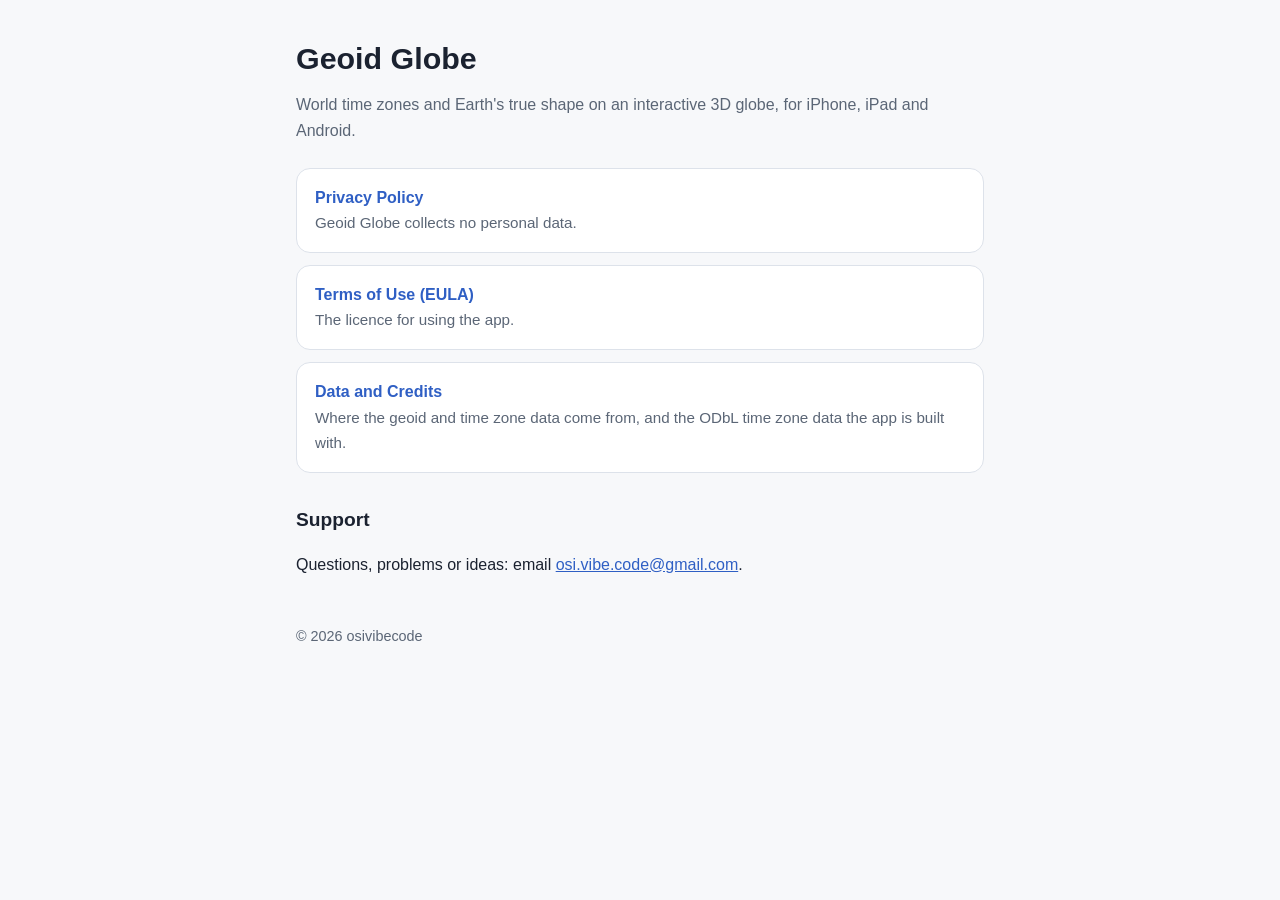
<file: index.html>
<!doctype html>
<html lang="en">
<head>
  <meta charset="utf-8">
  <meta name="viewport" content="width=device-width, initial-scale=1">
  <title>Geoid Globe</title>
  <meta name="description" content="Geoid Globe: world time zones and Earth's true shape on an interactive globe. Privacy policy, terms of use and data credits.">
  <link rel="stylesheet" href="style.css">
</head>
<body>
<main>
  <h1>Geoid Globe</h1>
  <p class="muted">World time zones and Earth's true shape on an interactive 3D globe, for iPhone, iPad and Android.</p>

  <div class="cards">
    <a class="card" href="privacy-policy.html">
      <strong>Privacy Policy</strong>
      <span>Geoid Globe collects no personal data.</span>
    </a>
    <a class="card" href="eula.html">
      <strong>Terms of Use (EULA)</strong>
      <span>The licence for using the app.</span>
    </a>
    <a class="card" href="data/">
      <strong>Data and Credits</strong>
      <span>Where the geoid and time zone data come from, and the ODbL time zone data the app is built with.</span>
    </a>
  </div>

  <h2>Support</h2>
  <p>Questions, problems or ideas: email <a href="mailto:osi.vibe.code@gmail.com">osi.vibe.code@gmail.com</a>.</p>

  <footer>© 2026 osivibecode</footer>
</main>
</body>
</html>
</file>
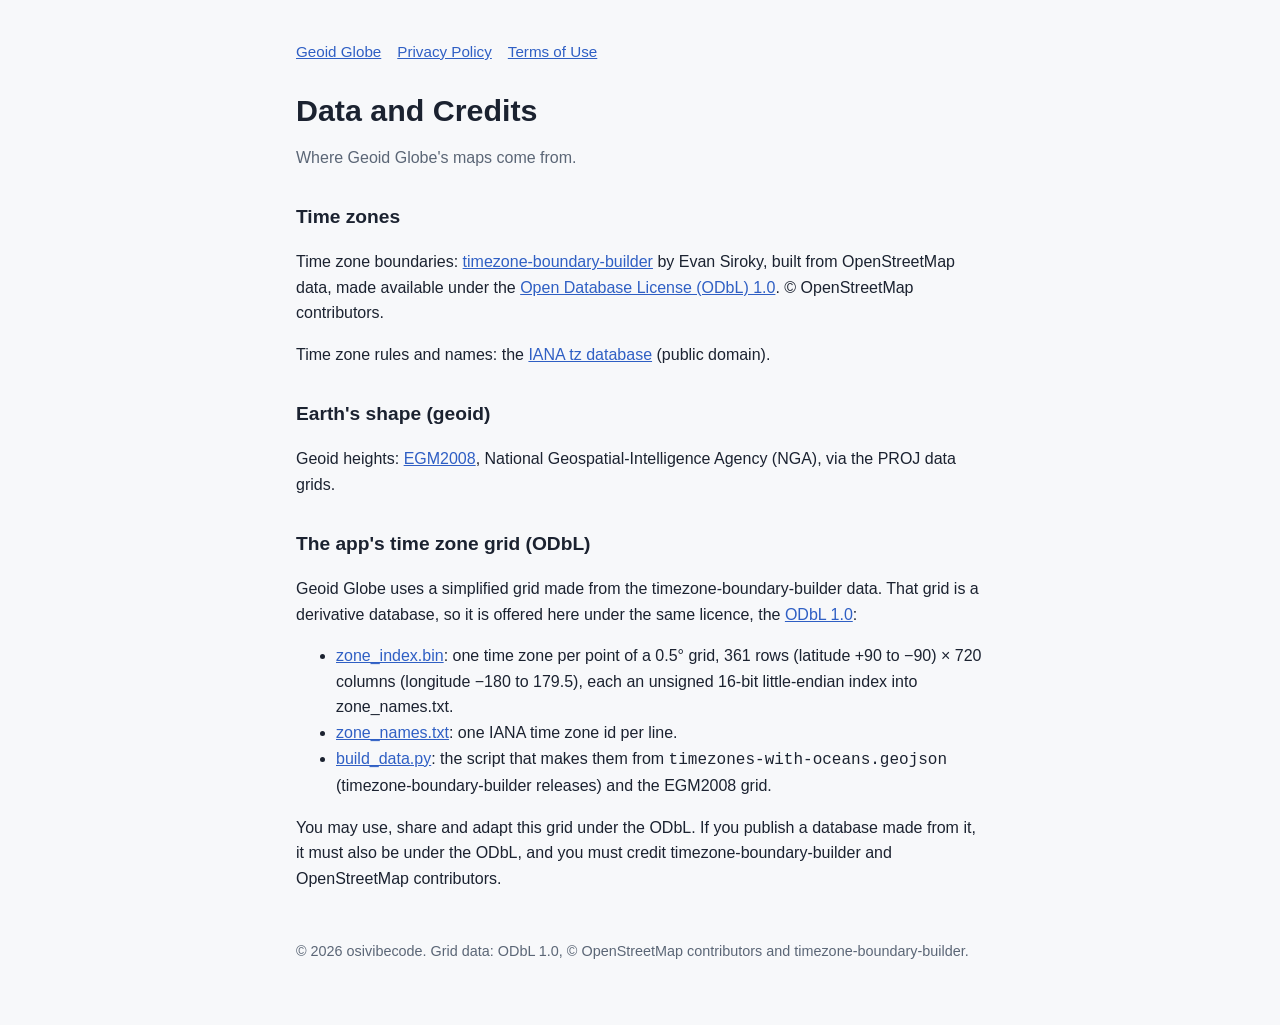
<file: data/index.html>
<!doctype html>
<html lang="en">
<head>
  <meta charset="utf-8">
  <meta name="viewport" content="width=device-width, initial-scale=1">
  <title>Geoid Globe Data</title>
  <meta name="description" content="Data sources and credits for Geoid Globe, and the ODbL time zone data it is built with.">
  <link rel="stylesheet" href="../style.css">
</head>
<body>
<main>
  <nav><a href="../">Geoid Globe</a><a href="../privacy-policy.html">Privacy Policy</a><a href="../eula.html">Terms of Use</a></nav>

  <h1>Data and Credits</h1>
  <p class="muted">Where Geoid Globe's maps come from.</p>

  <h2>Time zones</h2>
  <p>Time zone boundaries: <a href="https://github.com/evansiroky/timezone-boundary-builder">timezone-boundary-builder</a> by Evan Siroky, built from OpenStreetMap data, made available under the <a href="https://opendatacommons.org/licenses/odbl/1-0/">Open Database License (ODbL) 1.0</a>. © OpenStreetMap contributors.</p>
  <p>Time zone rules and names: the <a href="https://www.iana.org/time-zones">IANA tz database</a> (public domain).</p>

  <h2>Earth's shape (geoid)</h2>
  <p>Geoid heights: <a href="https://earth-info.nga.mil/">EGM2008</a>, National Geospatial-Intelligence Agency (NGA), via the PROJ data grids.</p>

  <h2>The app's time zone grid (ODbL)</h2>
  <p>Geoid Globe uses a simplified grid made from the timezone-boundary-builder data. That grid is a derivative database, so it is offered here under the same licence, the <a href="https://opendatacommons.org/licenses/odbl/1-0/">ODbL 1.0</a>:</p>
  <ul>
    <li><a href="zone_index.bin">zone_index.bin</a>: one time zone per point of a 0.5° grid, 361 rows (latitude +90 to −90) × 720 columns (longitude −180 to 179.5), each an unsigned 16-bit little-endian index into zone_names.txt.</li>
    <li><a href="zone_names.txt">zone_names.txt</a>: one IANA time zone id per line.</li>
    <li><a href="build_data.py">build_data.py</a>: the script that makes them from <code>timezones-with-oceans.geojson</code> (timezone-boundary-builder releases) and the EGM2008 grid.</li>
  </ul>
  <p>You may use, share and adapt this grid under the ODbL. If you publish a database made from it, it must also be under the ODbL, and you must credit timezone-boundary-builder and OpenStreetMap contributors.</p>

  <footer>© 2026 osivibecode. Grid data: ODbL 1.0, © OpenStreetMap contributors and timezone-boundary-builder.</footer>
</main>
</body>
</html>
</file>
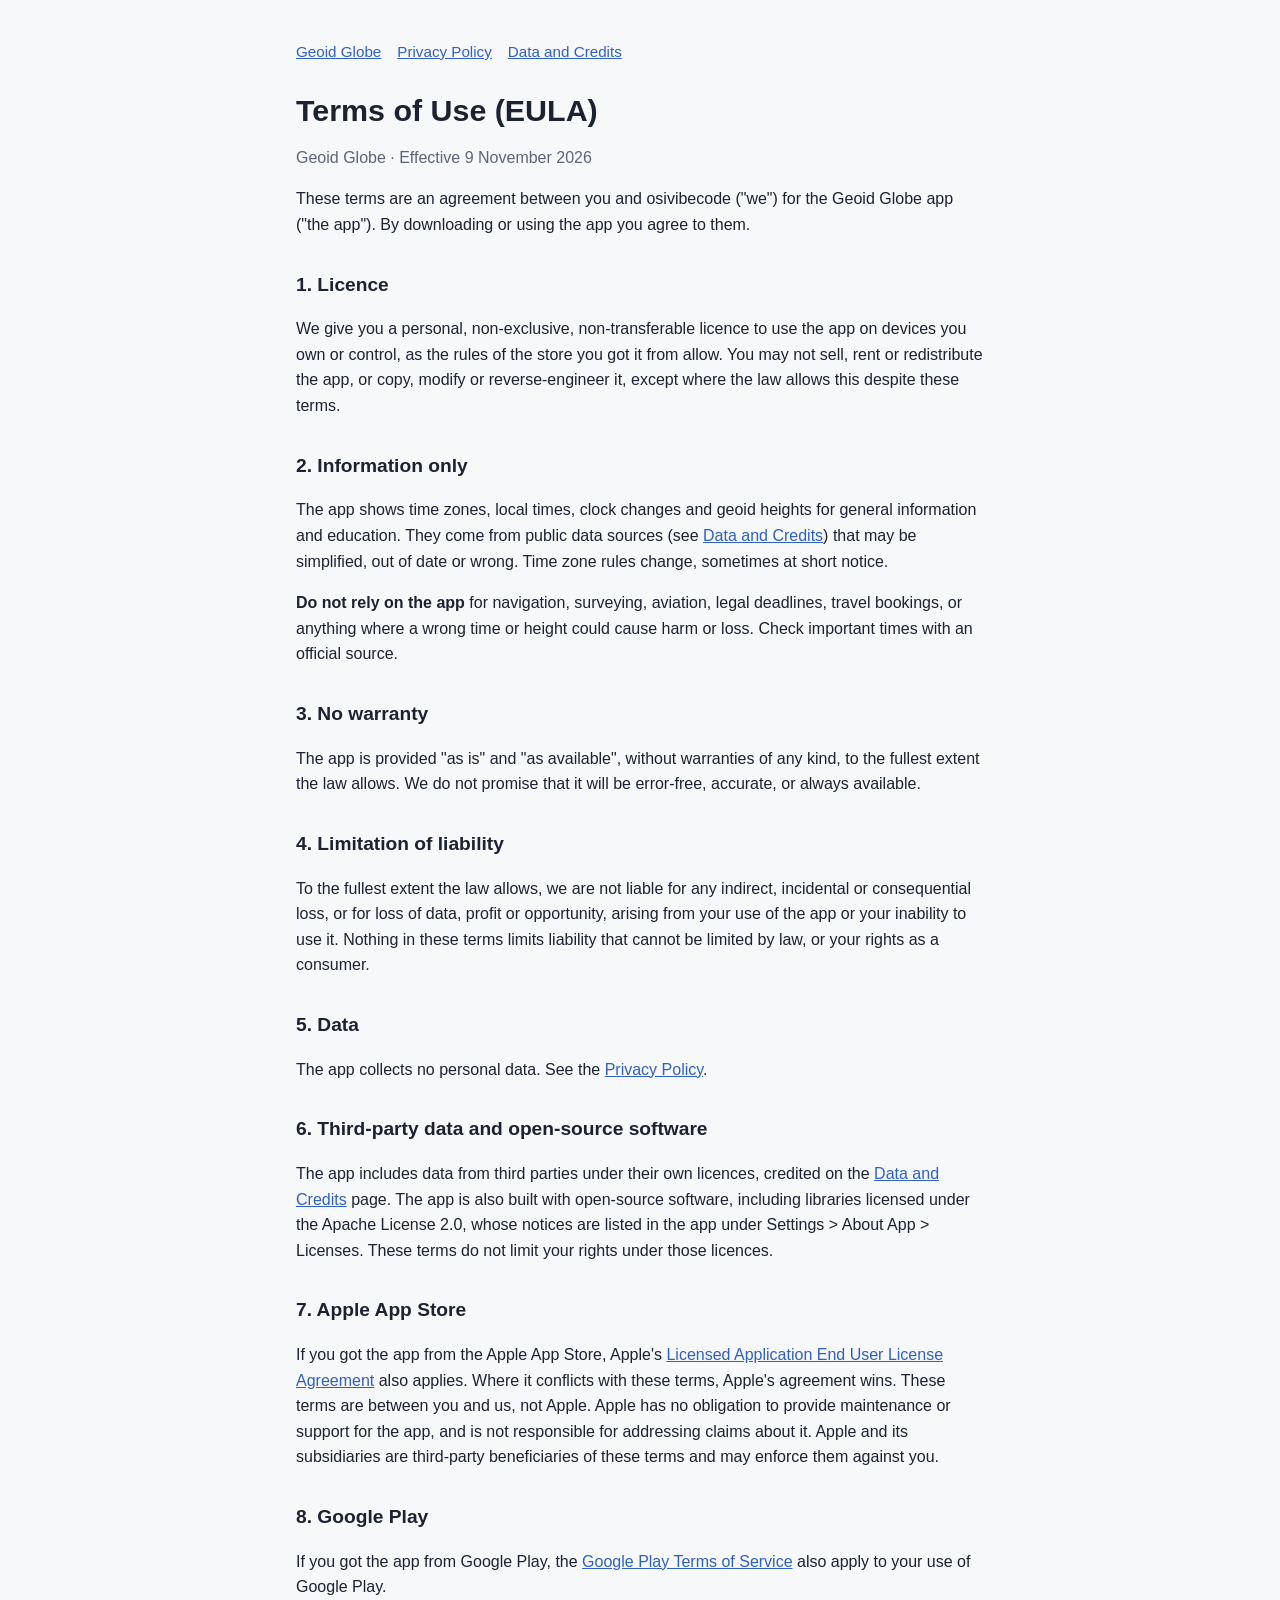
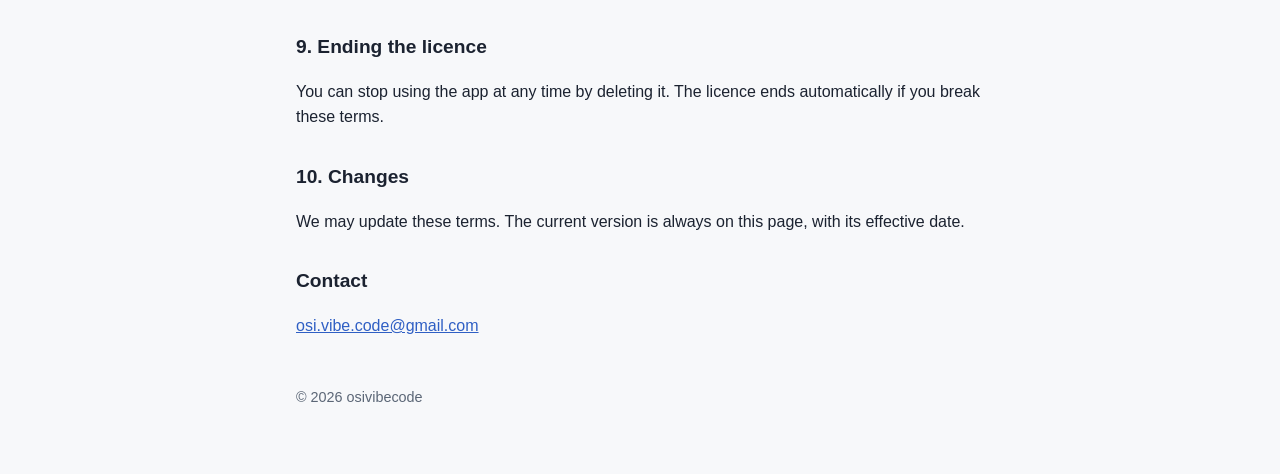
<file: eula.html>
<!doctype html>
<html lang="en">
<head>
  <meta charset="utf-8">
  <meta name="viewport" content="width=device-width, initial-scale=1">
  <title>Geoid Globe Terms</title>
  <meta name="description" content="End user licence agreement (terms of use) for the Geoid Globe app.">
  <link rel="stylesheet" href="style.css">
</head>
<body>
<main>
  <nav><a href="./">Geoid Globe</a><a href="privacy-policy.html">Privacy Policy</a><a href="data/">Data and Credits</a></nav>

  <h1>Terms of Use (EULA)</h1>
  <p class="muted">Geoid Globe · Effective 9 November 2026</p>

  <p>These terms are an agreement between you and osivibecode ("we") for the Geoid Globe app ("the app"). By downloading or using the app you agree to them.</p>

  <h2>1. Licence</h2>
  <p>We give you a personal, non-exclusive, non-transferable licence to use the app on devices you own or control, as the rules of the store you got it from allow. You may not sell, rent or redistribute the app, or copy, modify or reverse-engineer it, except where the law allows this despite these terms.</p>

  <h2>2. Information only</h2>
  <p>The app shows time zones, local times, clock changes and geoid heights for general information and education. They come from public data sources (see <a href="data/">Data and Credits</a>) that may be simplified, out of date or wrong. Time zone rules change, sometimes at short notice.</p>
  <p><strong>Do not rely on the app</strong> for navigation, surveying, aviation, legal deadlines, travel bookings, or anything where a wrong time or height could cause harm or loss. Check important times with an official source.</p>

  <h2>3. No warranty</h2>
  <p>The app is provided "as is" and "as available", without warranties of any kind, to the fullest extent the law allows. We do not promise that it will be error-free, accurate, or always available.</p>

  <h2>4. Limitation of liability</h2>
  <p>To the fullest extent the law allows, we are not liable for any indirect, incidental or consequential loss, or for loss of data, profit or opportunity, arising from your use of the app or your inability to use it. Nothing in these terms limits liability that cannot be limited by law, or your rights as a consumer.</p>

  <h2>5. Data</h2>
  <p>The app collects no personal data. See the <a href="privacy-policy.html">Privacy Policy</a>.</p>

  <h2>6. Third-party data and open-source software</h2>
  <p>The app includes data from third parties under their own licences, credited on the <a href="data/">Data and Credits</a> page. The app is also built with open-source software, including libraries licensed under the Apache License 2.0, whose notices are listed in the app under Settings &gt; About App &gt; Licenses. These terms do not limit your rights under those licences.</p>

  <h2>7. Apple App Store</h2>
  <p>If you got the app from the Apple App Store, Apple's <a href="https://www.apple.com/legal/internet-services/itunes/dev/stdeula/">Licensed Application End User License Agreement</a> also applies. Where it conflicts with these terms, Apple's agreement wins. These terms are between you and us, not Apple. Apple has no obligation to provide maintenance or support for the app, and is not responsible for addressing claims about it. Apple and its subsidiaries are third-party beneficiaries of these terms and may enforce them against you.</p>

  <h2>8. Google Play</h2>
  <p>If you got the app from Google Play, the <a href="https://play.google.com/about/play-terms/">Google Play Terms of Service</a> also apply to your use of Google Play.</p>

  <h2>9. Ending the licence</h2>
  <p>You can stop using the app at any time by deleting it. The licence ends automatically if you break these terms.</p>

  <h2>10. Changes</h2>
  <p>We may update these terms. The current version is always on this page, with its effective date.</p>

  <h2>Contact</h2>
  <p><a href="mailto:osi.vibe.code@gmail.com">osi.vibe.code@gmail.com</a></p>

  <footer>© 2026 osivibecode</footer>
</main>
</body>
</html>
</file>
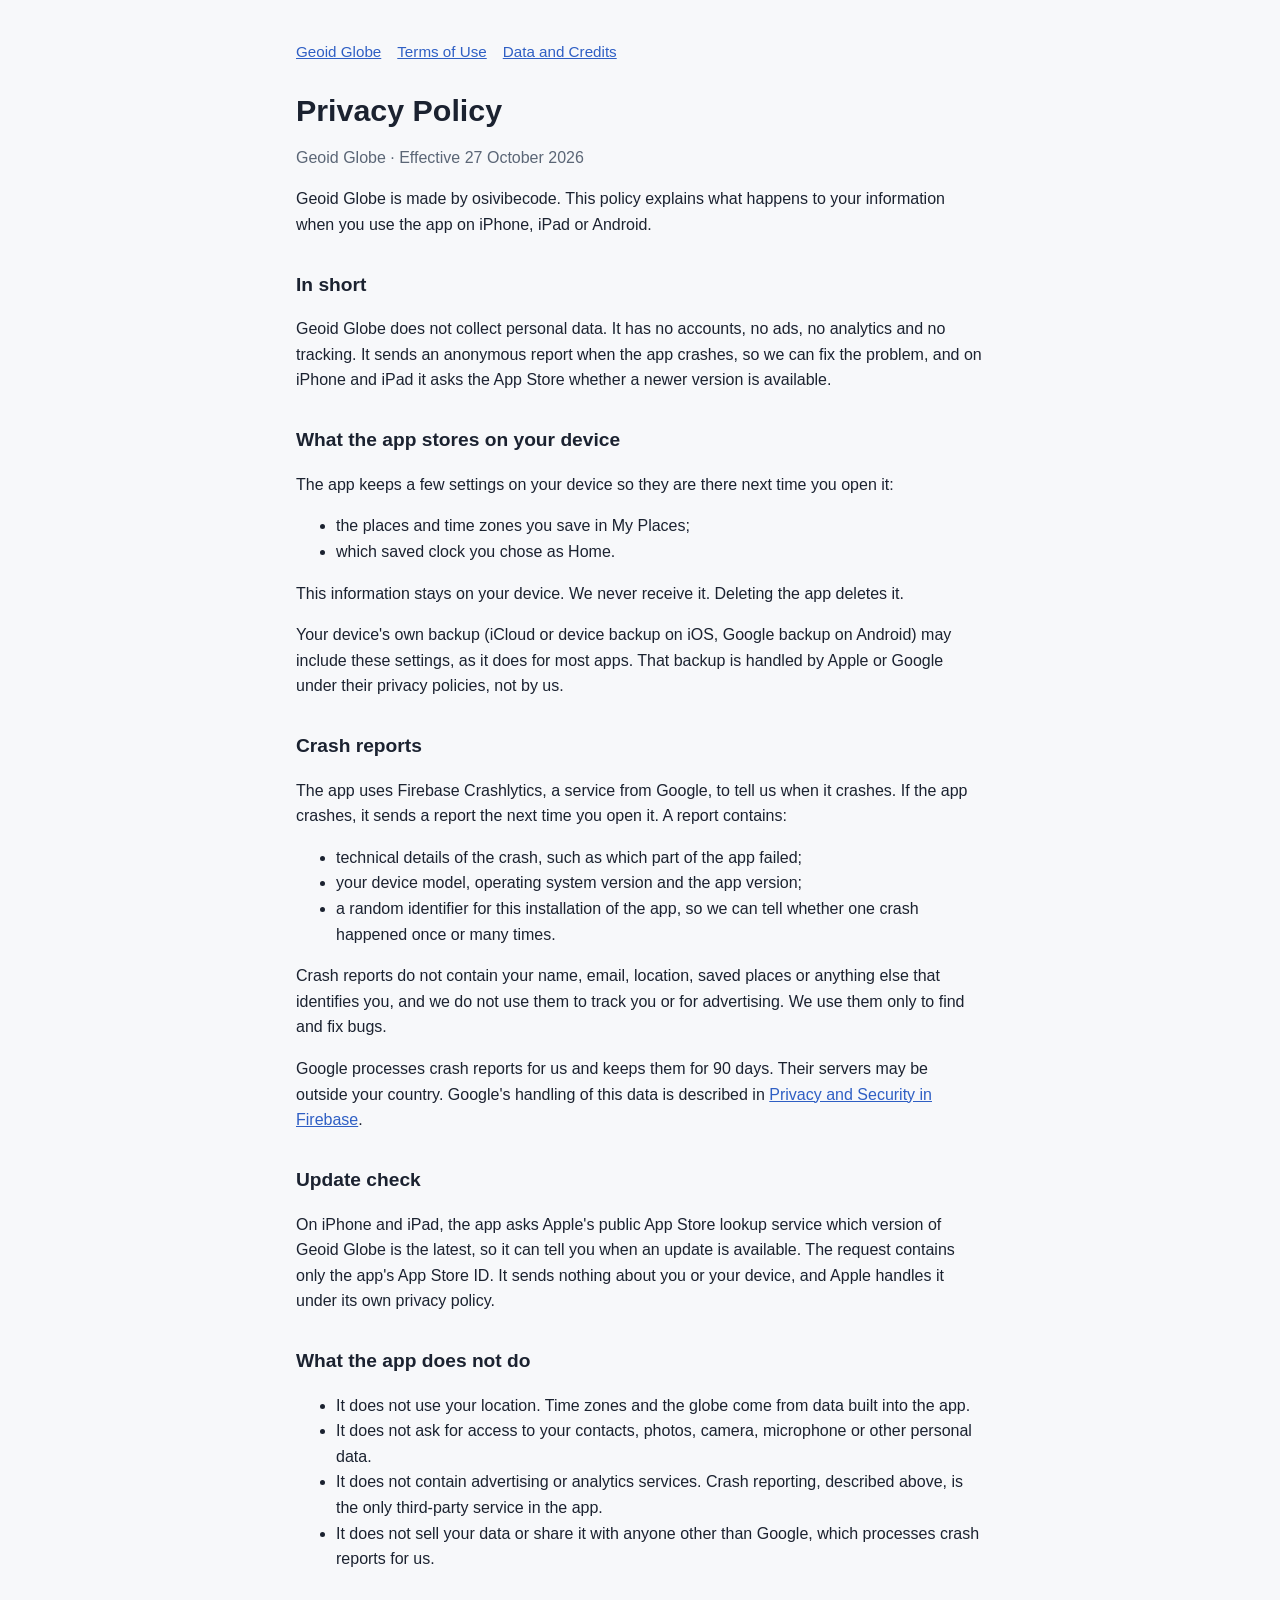
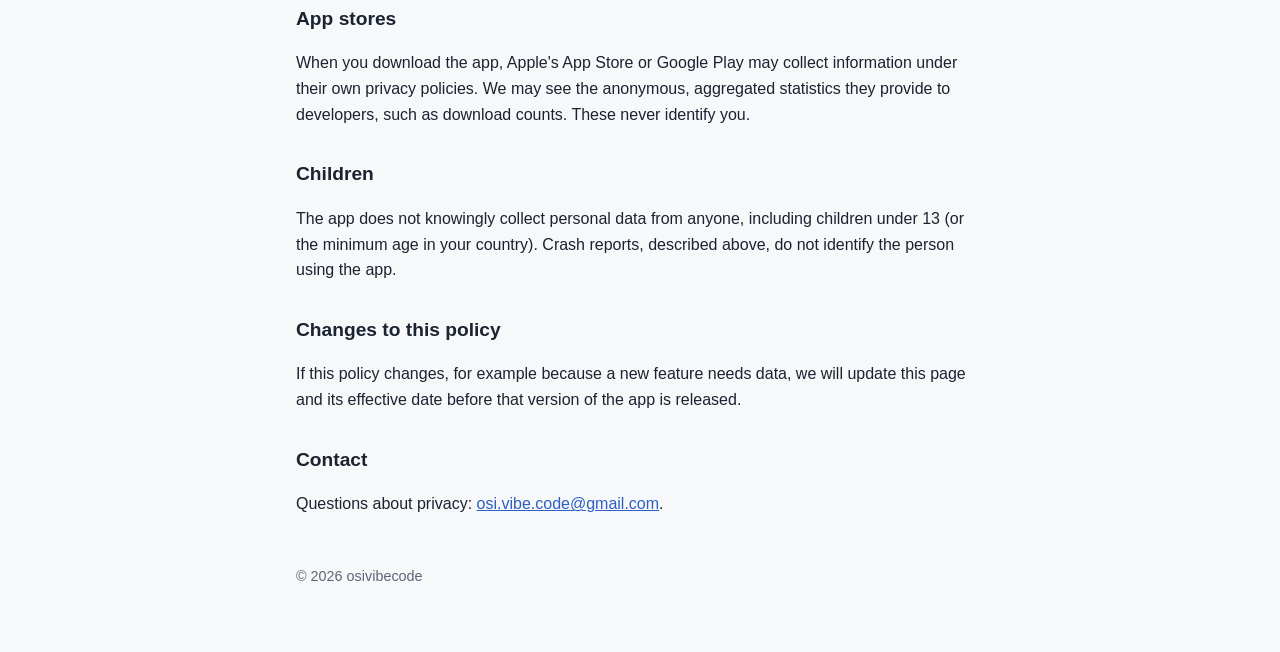
<file: privacy-policy.html>
<!doctype html>
<html lang="en">
<head>
  <meta charset="utf-8">
  <meta name="viewport" content="width=device-width, initial-scale=1">
  <title>Geoid Globe Privacy</title>
  <meta name="description" content="Privacy policy for the Geoid Globe app.">
  <link rel="stylesheet" href="style.css">
</head>
<body>
<main>
  <nav><a href="./">Geoid Globe</a><a href="eula.html">Terms of Use</a><a href="data/">Data and Credits</a></nav>

  <h1>Privacy Policy</h1>
  <p class="muted">Geoid Globe · Effective 27 October 2026</p>

  <p>Geoid Globe is made by osivibecode. This policy explains what happens to your information when you use the app on iPhone, iPad or Android.</p>

  <h2>In short</h2>
  <p>Geoid Globe does not collect personal data. It has no accounts, no ads, no analytics and no tracking. It sends an anonymous report when the app crashes, so we can fix the problem, and on iPhone and iPad it asks the App Store whether a newer version is available.</p>

  <h2>What the app stores on your device</h2>
  <p>The app keeps a few settings on your device so they are there next time you open it:</p>
  <ul>
    <li>the places and time zones you save in My Places;</li>
    <li>which saved clock you chose as Home.</li>
  </ul>
  <p>This information stays on your device. We never receive it. Deleting the app deletes it.</p>
  <p>Your device's own backup (iCloud or device backup on iOS, Google backup on Android) may include these settings, as it does for most apps. That backup is handled by Apple or Google under their privacy policies, not by us.</p>

  <h2>Crash reports</h2>
  <p>The app uses Firebase Crashlytics, a service from Google, to tell us when it crashes. If the app crashes, it sends a report the next time you open it. A report contains:</p>
  <ul>
    <li>technical details of the crash, such as which part of the app failed;</li>
    <li>your device model, operating system version and the app version;</li>
    <li>a random identifier for this installation of the app, so we can tell whether one crash happened once or many times.</li>
  </ul>
  <p>Crash reports do not contain your name, email, location, saved places or anything else that identifies you, and we do not use them to track you or for advertising. We use them only to find and fix bugs.</p>
  <p>Google processes crash reports for us and keeps them for 90 days. Their servers may be outside your country. Google's handling of this data is described in <a href="https://firebase.google.com/support/privacy">Privacy and Security in Firebase</a>.</p>

  <h2>Update check</h2>
  <p>On iPhone and iPad, the app asks Apple's public App Store lookup service which version of Geoid Globe is the latest, so it can tell you when an update is available. The request contains only the app's App Store ID. It sends nothing about you or your device, and Apple handles it under its own privacy policy.</p>

  <h2>What the app does not do</h2>
  <ul>
    <li>It does not use your location. Time zones and the globe come from data built into the app.</li>
    <li>It does not ask for access to your contacts, photos, camera, microphone or other personal data.</li>
    <li>It does not contain advertising or analytics services. Crash reporting, described above, is the only third-party service in the app.</li>
    <li>It does not sell your data or share it with anyone other than Google, which processes crash reports for us.</li>
  </ul>

  <h2>App stores</h2>
  <p>When you download the app, Apple's App Store or Google Play may collect information under their own privacy policies. We may see the anonymous, aggregated statistics they provide to developers, such as download counts. These never identify you.</p>

  <h2>Children</h2>
  <p>The app does not knowingly collect personal data from anyone, including children under 13 (or the minimum age in your country). Crash reports, described above, do not identify the person using the app.</p>

  <h2>Changes to this policy</h2>
  <p>If this policy changes, for example because a new feature needs data, we will update this page and its effective date before that version of the app is released.</p>

  <h2>Contact</h2>
  <p>Questions about privacy: <a href="mailto:osi.vibe.code@gmail.com">osi.vibe.code@gmail.com</a>.</p>

  <footer>© 2026 osivibecode</footer>
</main>
</body>
</html>
</file>
<file: style.css>
:root {
  --bg: #f7f8fa;
  --text: #1b2230;
  --muted: #5b6676;
  --card: #ffffff;
  --border: #dde2ea;
  --accent: #2f5fc4;
}
@media (prefers-color-scheme: dark) {
  :root {
    --bg: #0d111a;
    --text: #e6eaf1;
    --muted: #9aa4b2;
    --card: #161b26;
    --border: #2a3242;
    --accent: #8fb0ff;
  }
}
* { box-sizing: border-box; }
body {
  margin: 0;
  background: var(--bg);
  color: var(--text);
  font: 16px/1.6 -apple-system, BlinkMacSystemFont, "Segoe UI", Roboto, sans-serif;
}
main { max-width: 720px; margin: 0 auto; padding: 40px 16px 64px; }
h1 { font-size: 1.9rem; line-height: 1.2; margin: 0 0 4px; }
h2 { font-size: 1.2rem; margin: 32px 0 8px; }
p, li { color: var(--text); }
.muted { color: var(--muted); }
a { color: var(--accent); }
nav { font-size: 0.95rem; margin-bottom: 28px; }
nav a { margin-right: 16px; }
.cards { display: grid; gap: 12px; margin-top: 24px; }
.card {
  display: block;
  padding: 16px 18px;
  background: var(--card);
  border: 1px solid var(--border);
  border-radius: 14px;
  text-decoration: none;
  color: var(--text);
}
.card strong { display: block; color: var(--accent); }
.card span { color: var(--muted); font-size: 0.95rem; }
footer { margin-top: 48px; font-size: 0.9rem; color: var(--muted); }
</file>
